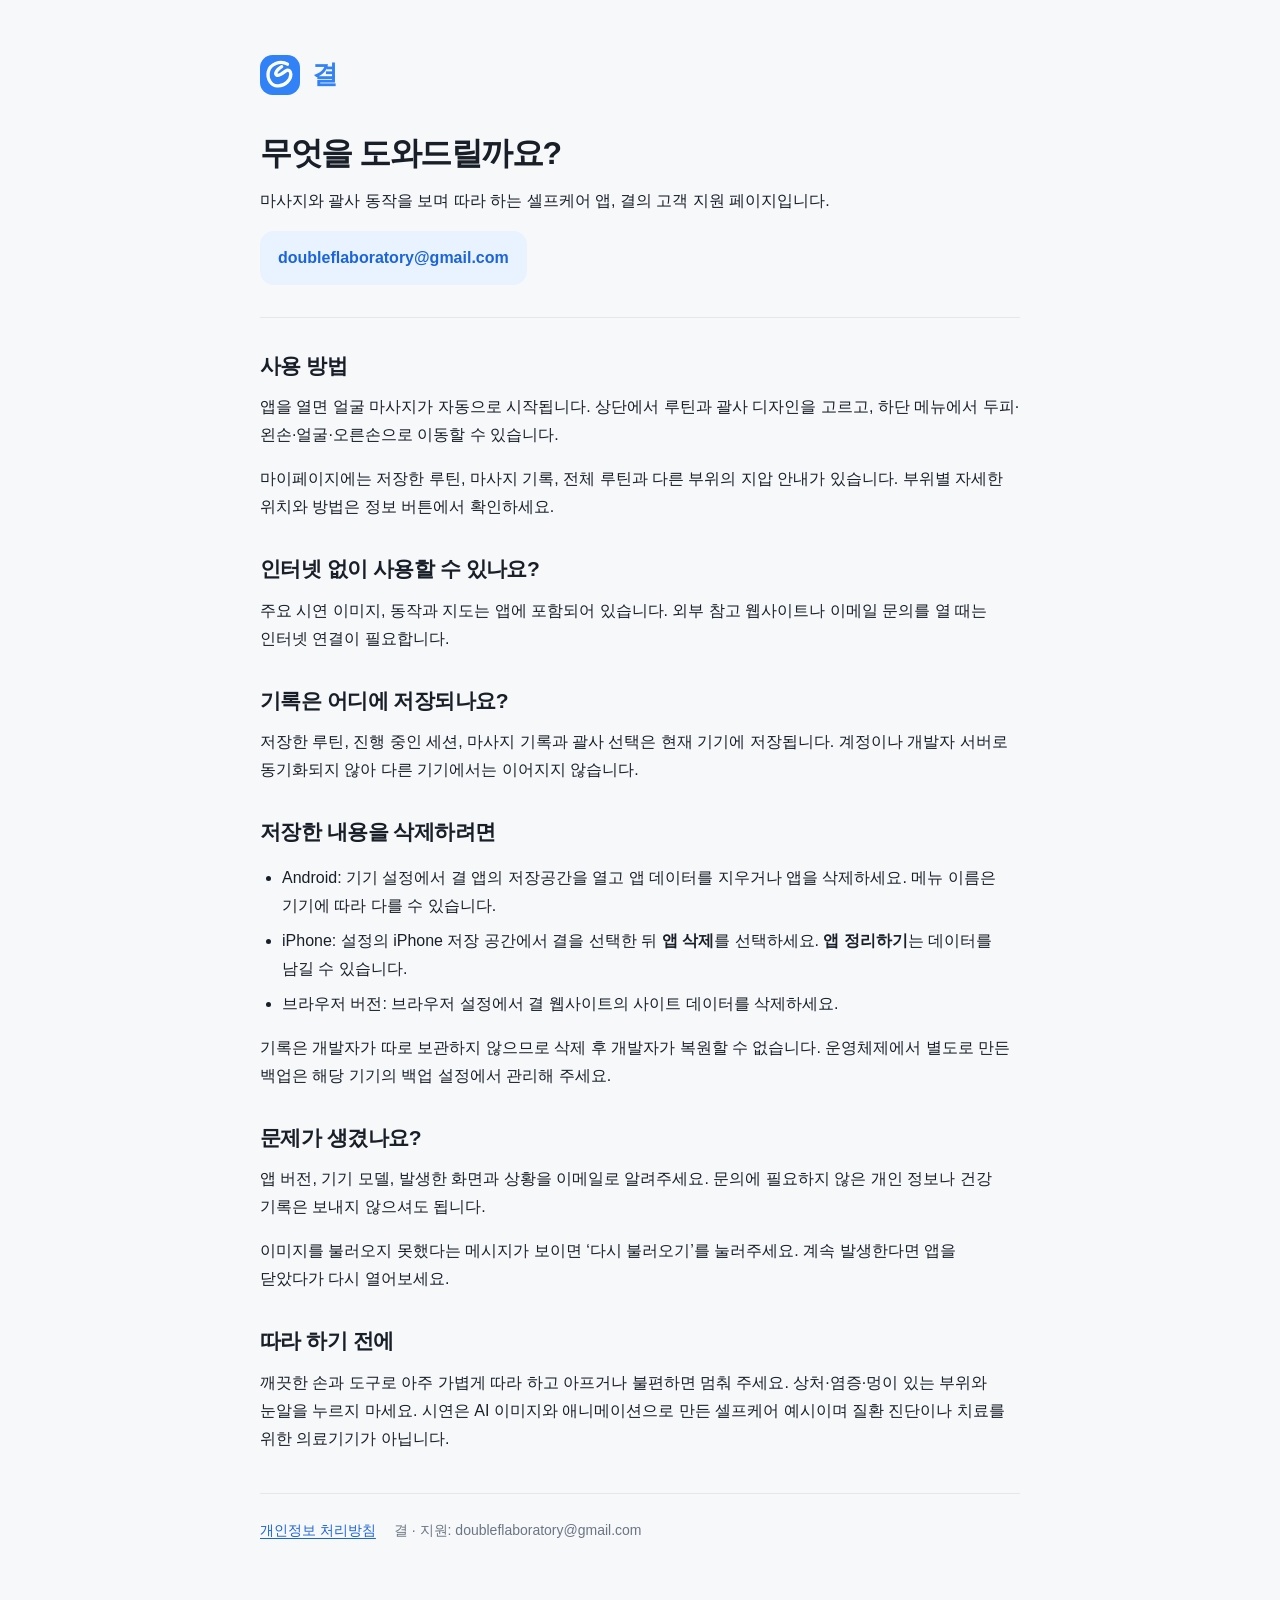
<file: index.html>
<!doctype html>
<html lang="ko"><head><meta charset="utf-8"><meta name="viewport" content="width=device-width,initial-scale=1"><meta name="description" content="결 - 마사지와 괄사 앱 사용 안내와 고객 지원"><title>결 — 고객 지원</title><link rel="stylesheet" href="styles.css"></head>
<body><main>
<header><a class="brand" href="index.html" aria-label="결 고객 지원"><svg viewBox="0 0 48 48" aria-hidden="true"><rect width="48" height="48" rx="15" fill="#3182f6"/><path d="M33 11C24 6 12 11 10 20s4 18 12 17c8 0 15-7 15-14 0-4-3-6-6-4s-8 7-11 5 1-7 6-10" fill="none" stroke="#fff" stroke-width="4" stroke-linecap="round"/></svg>결</a><h1>무엇을 도와드릴까요?</h1><p>마사지와 괄사 동작을 보며 따라 하는 셀프케어 앱, 결의 고객 지원 페이지입니다.</p><a class="contact" href="mailto:doubleflaboratory@gmail.com?subject=%EA%B2%B0%20%EC%95%B1%20%EB%AC%B8%EC%9D%98">doubleflaboratory@gmail.com</a></header>
<section><h2>사용 방법</h2><p>앱을 열면 얼굴 마사지가 자동으로 시작됩니다. 상단에서 루틴과 괄사 디자인을 고르고, 하단 메뉴에서 두피·왼손·얼굴·오른손으로 이동할 수 있습니다.</p><p>마이페이지에는 저장한 루틴, 마사지 기록, 전체 루틴과 다른 부위의 지압 안내가 있습니다. 부위별 자세한 위치와 방법은 정보 버튼에서 확인하세요.</p></section>
<section><h2>인터넷 없이 사용할 수 있나요?</h2><p>주요 시연 이미지, 동작과 지도는 앱에 포함되어 있습니다. 외부 참고 웹사이트나 이메일 문의를 열 때는 인터넷 연결이 필요합니다.</p></section>
<section><h2>기록은 어디에 저장되나요?</h2><p>저장한 루틴, 진행 중인 세션, 마사지 기록과 괄사 선택은 현재 기기에 저장됩니다. 계정이나 개발자 서버로 동기화되지 않아 다른 기기에서는 이어지지 않습니다.</p></section>
<section><h2>저장한 내용을 삭제하려면</h2><ul><li>Android: 기기 설정에서 결 앱의 저장공간을 열고 앱 데이터를 지우거나 앱을 삭제하세요. 메뉴 이름은 기기에 따라 다를 수 있습니다.</li><li>iPhone: 설정의 iPhone 저장 공간에서 결을 선택한 뒤 <strong>앱 삭제</strong>를 선택하세요. <strong>앱 정리하기</strong>는 데이터를 남길 수 있습니다.</li><li>브라우저 버전: 브라우저 설정에서 결 웹사이트의 사이트 데이터를 삭제하세요.</li></ul><p>기록은 개발자가 따로 보관하지 않으므로 삭제 후 개발자가 복원할 수 없습니다. 운영체제에서 별도로 만든 백업은 해당 기기의 백업 설정에서 관리해 주세요.</p></section>
<section><h2>문제가 생겼나요?</h2><p>앱 버전, 기기 모델, 발생한 화면과 상황을 이메일로 알려주세요. 문의에 필요하지 않은 개인 정보나 건강 기록은 보내지 않으셔도 됩니다.</p><p>이미지를 불러오지 못했다는 메시지가 보이면 ‘다시 불러오기’를 눌러주세요. 계속 발생한다면 앱을 닫았다가 다시 열어보세요.</p></section>
<section><h2>따라 하기 전에</h2><p>깨끗한 손과 도구로 아주 가볍게 따라 하고 아프거나 불편하면 멈춰 주세요. 상처·염증·멍이 있는 부위와 눈알을 누르지 마세요. 시연은 AI 이미지와 애니메이션으로 만든 셀프케어 예시이며 질환 진단이나 치료를 위한 의료기기가 아닙니다.</p></section>
<footer><a href="privacy.html">개인정보 처리방침</a><span>결 · 지원: doubleflaboratory@gmail.com</span></footer>
</main></body></html>
</file>
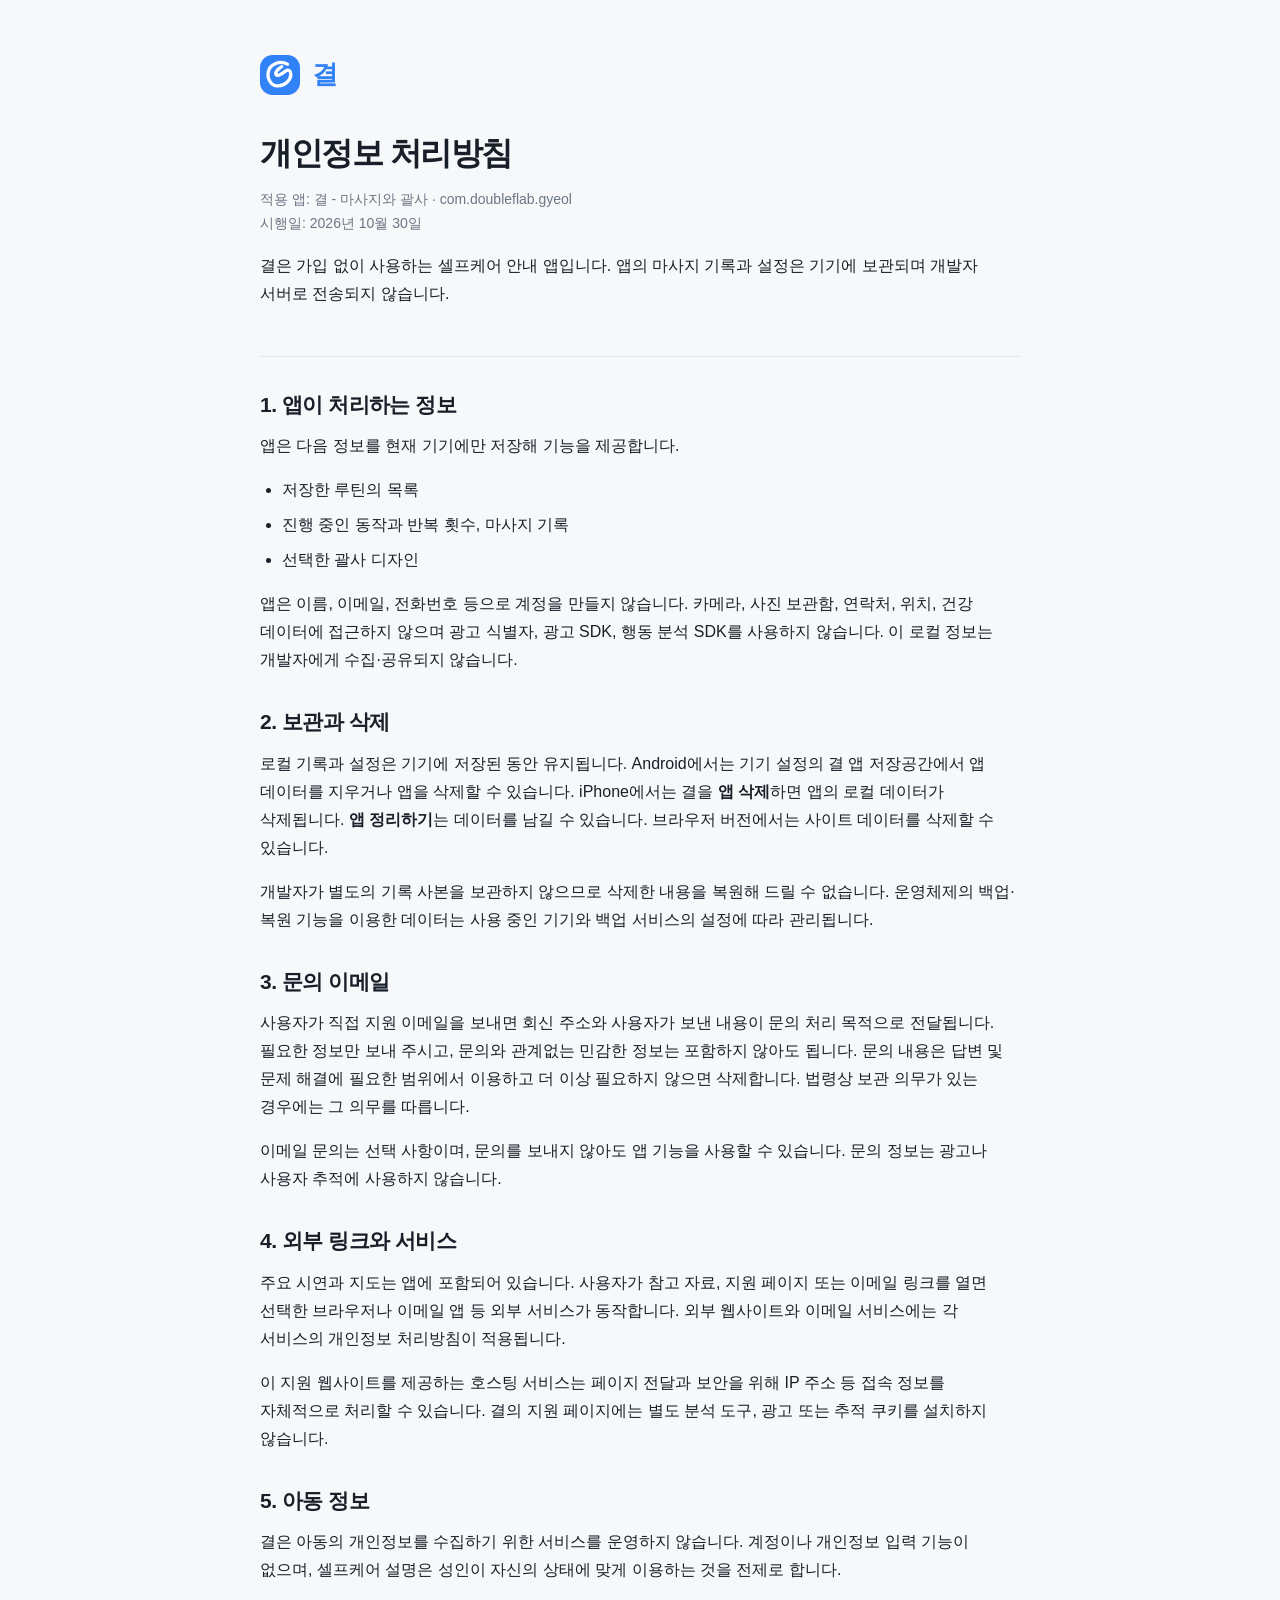
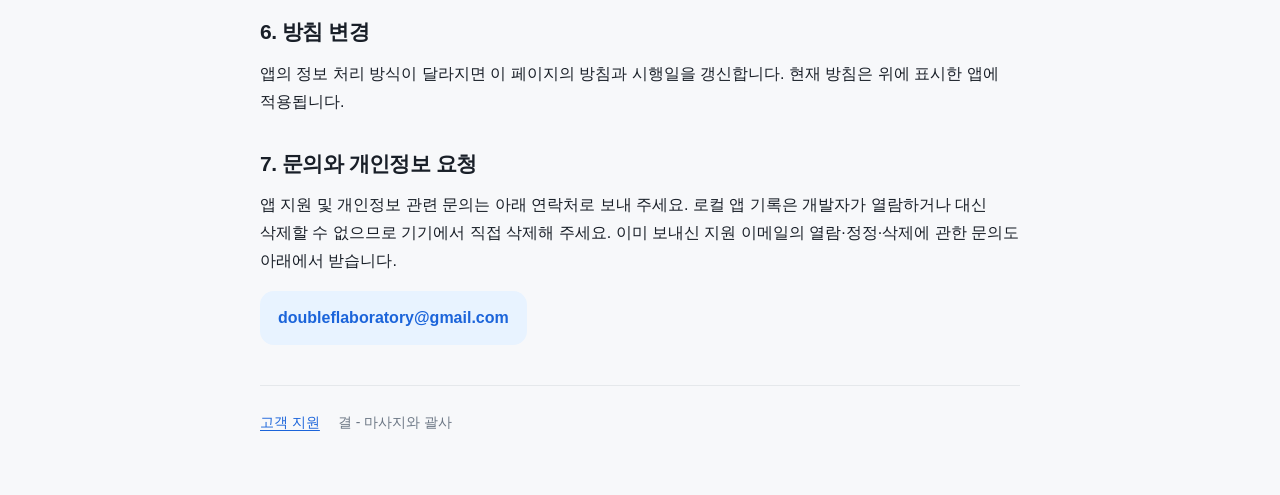
<file: privacy.html>
<!doctype html>
<html lang="ko"><head><meta charset="utf-8"><meta name="viewport" content="width=device-width,initial-scale=1"><meta name="description" content="결 - 마사지와 괄사 앱 개인정보 처리방침"><title>결 — 개인정보 처리방침</title><link rel="stylesheet" href="styles.css"></head>
<body><main>
<header><a class="brand" href="index.html" aria-label="결 고객 지원"><svg viewBox="0 0 48 48" aria-hidden="true"><rect width="48" height="48" rx="15" fill="#3182f6"/><path d="M33 11C24 6 12 11 10 20s4 18 12 17c8 0 15-7 15-14 0-4-3-6-6-4s-8 7-11 5 1-7 6-10" fill="none" stroke="#fff" stroke-width="4" stroke-linecap="round"/></svg>결</a><h1>개인정보 처리방침</h1><p class="muted">적용 앱: 결 - 마사지와 괄사 · com.doubleflab.gyeol<br>시행일: 2026년 10월 30일</p><p>결은 가입 없이 사용하는 셀프케어 안내 앱입니다. 앱의 마사지 기록과 설정은 기기에 보관되며 개발자 서버로 전송되지 않습니다.</p></header>
<section><h2>1. 앱이 처리하는 정보</h2><p>앱은 다음 정보를 현재 기기에만 저장해 기능을 제공합니다.</p><ul><li>저장한 루틴의 목록</li><li>진행 중인 동작과 반복 횟수, 마사지 기록</li><li>선택한 괄사 디자인</li></ul><p>앱은 이름, 이메일, 전화번호 등으로 계정을 만들지 않습니다. 카메라, 사진 보관함, 연락처, 위치, 건강 데이터에 접근하지 않으며 광고 식별자, 광고 SDK, 행동 분석 SDK를 사용하지 않습니다. 이 로컬 정보는 개발자에게 수집·공유되지 않습니다.</p></section>
<section><h2>2. 보관과 삭제</h2><p>로컬 기록과 설정은 기기에 저장된 동안 유지됩니다. Android에서는 기기 설정의 결 앱 저장공간에서 앱 데이터를 지우거나 앱을 삭제할 수 있습니다. iPhone에서는 결을 <strong>앱 삭제</strong>하면 앱의 로컬 데이터가 삭제됩니다. <strong>앱 정리하기</strong>는 데이터를 남길 수 있습니다. 브라우저 버전에서는 사이트 데이터를 삭제할 수 있습니다.</p><p>개발자가 별도의 기록 사본을 보관하지 않으므로 삭제한 내용을 복원해 드릴 수 없습니다. 운영체제의 백업·복원 기능을 이용한 데이터는 사용 중인 기기와 백업 서비스의 설정에 따라 관리됩니다.</p></section>
<section><h2>3. 문의 이메일</h2><p>사용자가 직접 지원 이메일을 보내면 회신 주소와 사용자가 보낸 내용이 문의 처리 목적으로 전달됩니다. 필요한 정보만 보내 주시고, 문의와 관계없는 민감한 정보는 포함하지 않아도 됩니다. 문의 내용은 답변 및 문제 해결에 필요한 범위에서 이용하고 더 이상 필요하지 않으면 삭제합니다. 법령상 보관 의무가 있는 경우에는 그 의무를 따릅니다.</p><p>이메일 문의는 선택 사항이며, 문의를 보내지 않아도 앱 기능을 사용할 수 있습니다. 문의 정보는 광고나 사용자 추적에 사용하지 않습니다.</p></section>
<section><h2>4. 외부 링크와 서비스</h2><p>주요 시연과 지도는 앱에 포함되어 있습니다. 사용자가 참고 자료, 지원 페이지 또는 이메일 링크를 열면 선택한 브라우저나 이메일 앱 등 외부 서비스가 동작합니다. 외부 웹사이트와 이메일 서비스에는 각 서비스의 개인정보 처리방침이 적용됩니다.</p><p>이 지원 웹사이트를 제공하는 호스팅 서비스는 페이지 전달과 보안을 위해 IP 주소 등 접속 정보를 자체적으로 처리할 수 있습니다. 결의 지원 페이지에는 별도 분석 도구, 광고 또는 추적 쿠키를 설치하지 않습니다.</p></section>
<section><h2>5. 아동 정보</h2><p>결은 아동의 개인정보를 수집하기 위한 서비스를 운영하지 않습니다. 계정이나 개인정보 입력 기능이 없으며, 셀프케어 설명은 성인이 자신의 상태에 맞게 이용하는 것을 전제로 합니다.</p></section>
<section><h2>6. 방침 변경</h2><p>앱의 정보 처리 방식이 달라지면 이 페이지의 방침과 시행일을 갱신합니다. 현재 방침은 위에 표시한 앱에 적용됩니다.</p></section>
<section><h2>7. 문의와 개인정보 요청</h2><p>앱 지원 및 개인정보 관련 문의는 아래 연락처로 보내 주세요. 로컬 앱 기록은 개발자가 열람하거나 대신 삭제할 수 없으므로 기기에서 직접 삭제해 주세요. 이미 보내신 지원 이메일의 열람·정정·삭제에 관한 문의도 아래에서 받습니다.</p><a class="contact" href="mailto:doubleflaboratory@gmail.com?subject=%EA%B2%B0%20%EA%B0%9C%EC%9D%B8%EC%A0%95%EB%B3%B4%20%EB%AC%B8%EC%9D%98">doubleflaboratory@gmail.com</a></section>
<footer><a href="index.html">고객 지원</a><span>결 - 마사지와 괄사</span></footer>
</main></body></html>
</file>
<file: styles.css>
:root{font-family:-apple-system,BlinkMacSystemFont,"Apple SD Gothic Neo","Noto Sans KR",sans-serif;color:#191f28;background:#f7f8fa;line-height:1.75;word-break:keep-all;color-scheme:light}*{box-sizing:border-box}body{margin:0;padding:28px 20px 60px}main{max-width:760px;margin:auto}header{padding:24px 0 32px;border-bottom:1px solid #e5e8eb;margin-bottom:32px}.brand{display:inline-flex;gap:12px;align-items:center;color:#3182f6;font-size:26px;font-weight:750;text-decoration:none}.brand svg{width:40px;height:40px}h1{font-size:32px;line-height:1.35;letter-spacing:-.045em;margin:28px 0 12px}h2{font-size:21px;line-height:1.5;margin:32px 0 12px;letter-spacing:-.025em}p{margin:0 0 16px}ul{padding-left:22px}li{margin:7px 0}a{color:#1b64da;text-underline-offset:3px}a:focus-visible{outline:3px solid #3182f6;outline-offset:5px;border-radius:3px}.muted{color:#6b7684;font-size:14px}.contact{display:inline-block;padding:13px 18px;background:#e8f3ff;border-radius:14px;text-decoration:none;font-weight:650;overflow-wrap:anywhere}footer{margin-top:40px;padding-top:24px;border-top:1px solid #e5e8eb;font-size:14px;color:#6b7684}footer a{margin-right:18px}@media(max-width:420px){body{padding:20px 18px 44px}h1{font-size:28px}h2{font-size:20px}}@media(prefers-reduced-motion:reduce){*{scroll-behavior:auto!important}}
</file>
